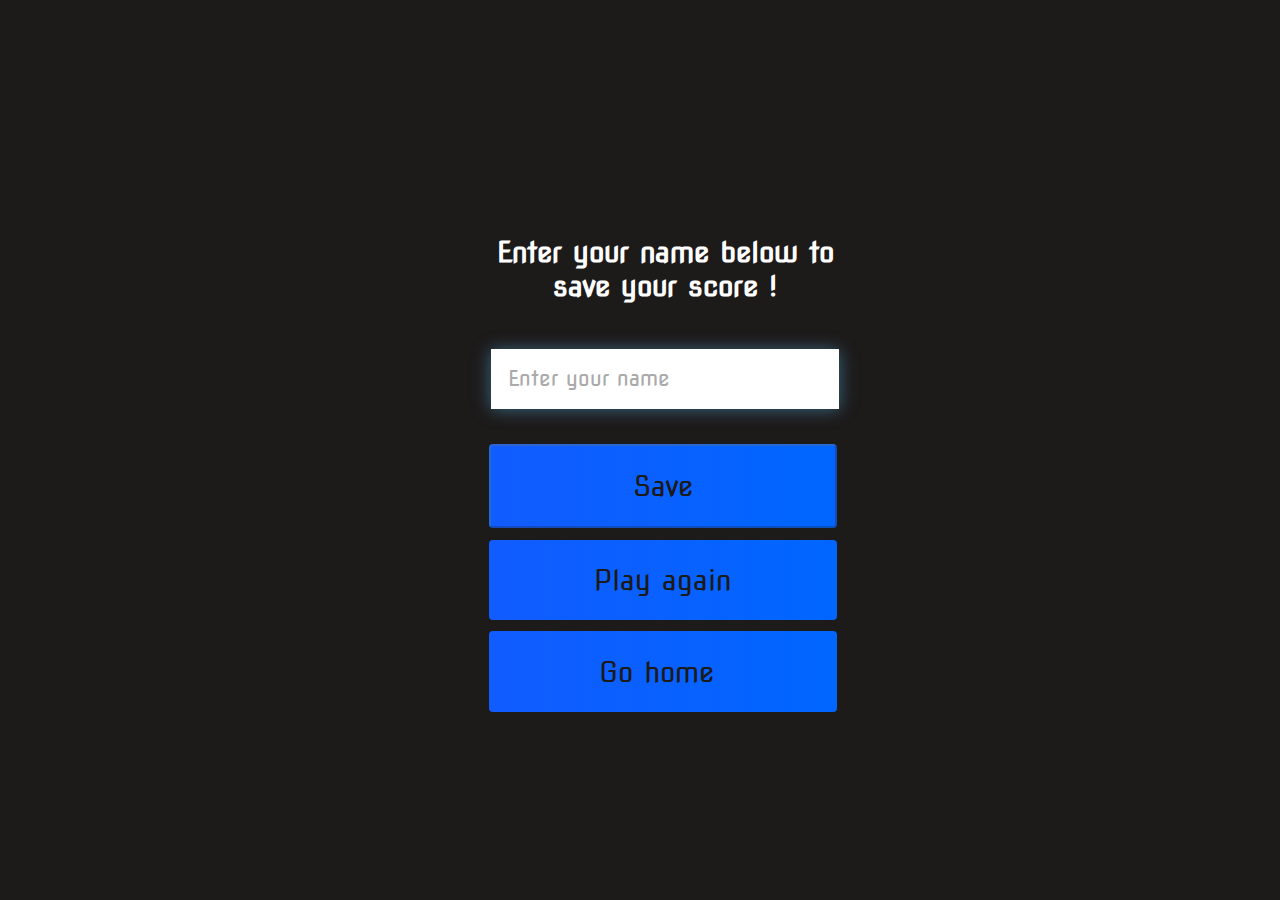
<file: end.html>
<!DOCTYPE html>
<html lang="en">
  <head>
    <meta charset="UTF-8" />
    <meta http-equiv="X-UA-Compatible" content="IE=edge" />
    <meta name="viewport" content="width=device-width, initial-scale=1.0" />
    <title>Document</title>
    <link rel="stylesheet" href="end.css" />
    <link rel="stylesheet" href="styles.css" />
    <link rel="preconnect" href="https://fonts.googleapis.com" />
    <link rel="preconnect" href="https://fonts.gstatic.com" crossorigin />
    <link
      href="https://fonts.googleapis.com/css2?family=Nova+Square&display=swap"
      rel="stylesheet"
    />
    <link
      rel="stylesheet"
      href="https://use.fontawesome.com/releases/v5.15.4/css/all.css"
      integrity="sha384-DyZ88mC6Up2uqS4h/KRgHuoeGwBcD4Ng9SiP4dIRy0EXTlnuz47vAwmeGwVChigm"
      crossorigin="anonymous"
    />
  </head>
  <body>
    <div class="container">
      <div id="end" class="flex-center flex-column">
        <h1 id="finalScore">0</h1>
        <form class="end-form-container">
          <h2 id="end-text">Enter your name below to save your score !</h2>
          <input
            type="text"
            name="name"
            id="username"
            placeholder="Enter your name"
          />
          <button
            class="btn"
            id="saveScore"
            type="submit"
            onclick="saveHighScore(event)"
            disabled
            >Save</button
          >
        </form>
        <a href="/game.html" class="btn" id="play">Play again</a>
        <a href="/index.html" class="btn" id="home"
          >Go home <i class="fas fa-home"></i
        ></a>
      </div>
    </div>
    <script src="end.js"></script>
  </body>
</html>
</file>
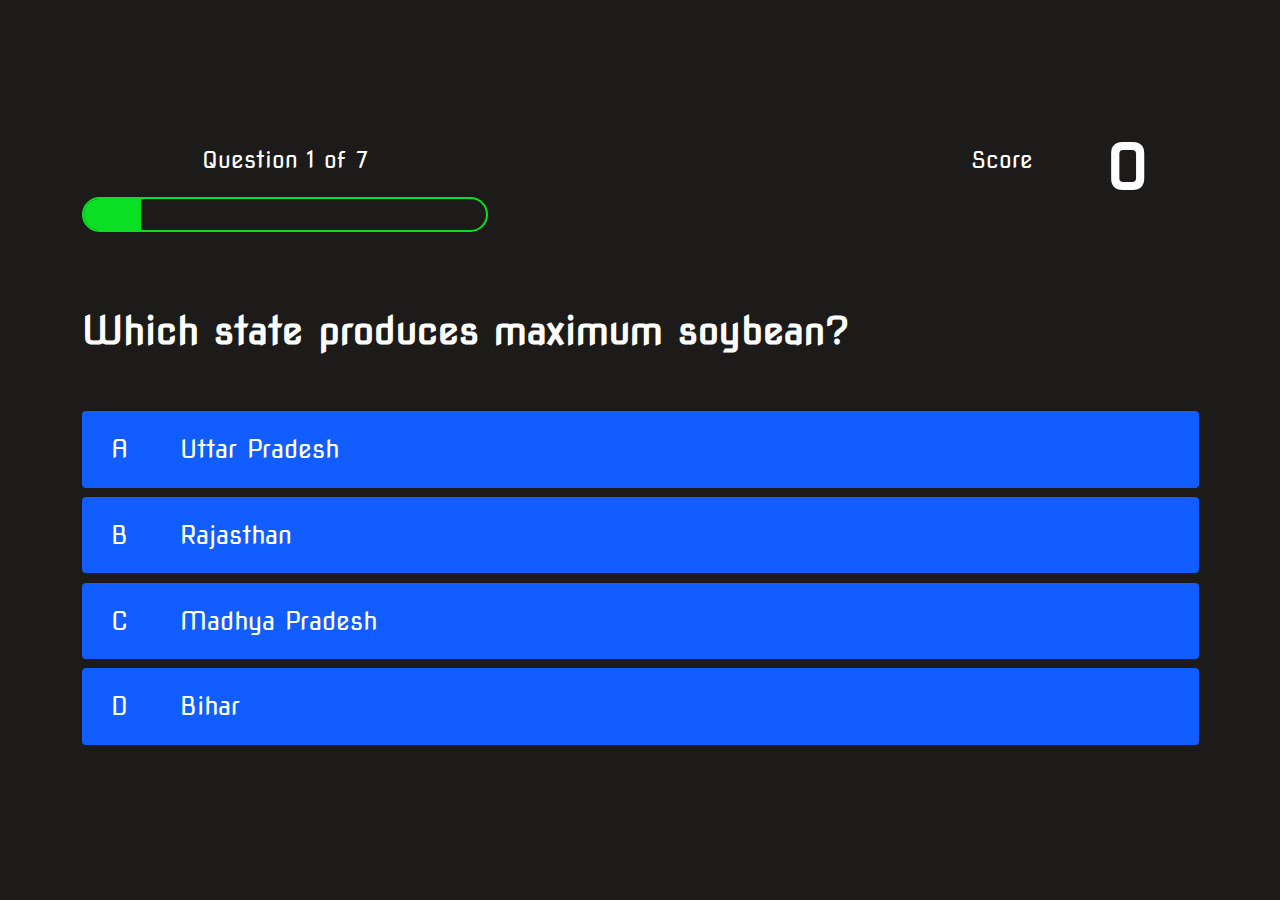
<file: game.html>
<!DOCTYPE html>
<html lang="en">
  <head>
    <meta charset="UTF-8" />
    <meta http-equiv="X-UA-Compatible" content="IE=edge" />
    <meta name="viewport" content="width=device-width, initial-scale=1.0" />
    <title>Quiz</title>
    <link rel="stylesheet" href="styles.css" />
    <link rel="stylesheet" href="game.css" />
    <link rel="preconnect" href="https://fonts.googleapis.com" />
    <link rel="preconnect" href="https://fonts.gstatic.com" crossorigin />
    <link
      href="https://fonts.googleapis.com/css2?family=Nova+Square&display=swap"
      rel="stylesheet"
    />
  </head>
  <body>
    <div class="container">
      <div id="game" class="justify-center flex-column">
        <div id="hud">
          <div class="hud-item">
            <p id="progressText" class="hud-prefix"> Question </p>
            <div id="progress-bar">
              <div id="progressBarFull"></div>
            </div>
          </div>
          <div class="hud-item">
            <p class="hud-prefix"> Score </p>
            <h1 class="hud-main-text" id="score"> 0 </h1>
          </div>
        </div>
        <h1 id="question">What is the answer to this question </h1>
        <div class="choice-container">
          <div class="choice-prefix">A</div>
          <p class="choice-text" data-number="1">Choice</p>
        </div>
        <div class="choice-container">
          <div class="choice-prefix">B</div>
          <p class="choice-text" data-number="2">Choice 2</p>
        </div>
        <div class="choice-container">
          <div class="choice-prefix">C</div>
          <p class="choice-text" data-number="3">Choice 3</p>
        </div>
        <div class="choice-container">
          <div class="choice-prefix">D</div>
          <p class="choice-text" data-number="4">Choice 4</p>
        </div>
      </div>
    </div>
    <script src="game.js"></script>
  </body>
</html>
</file>
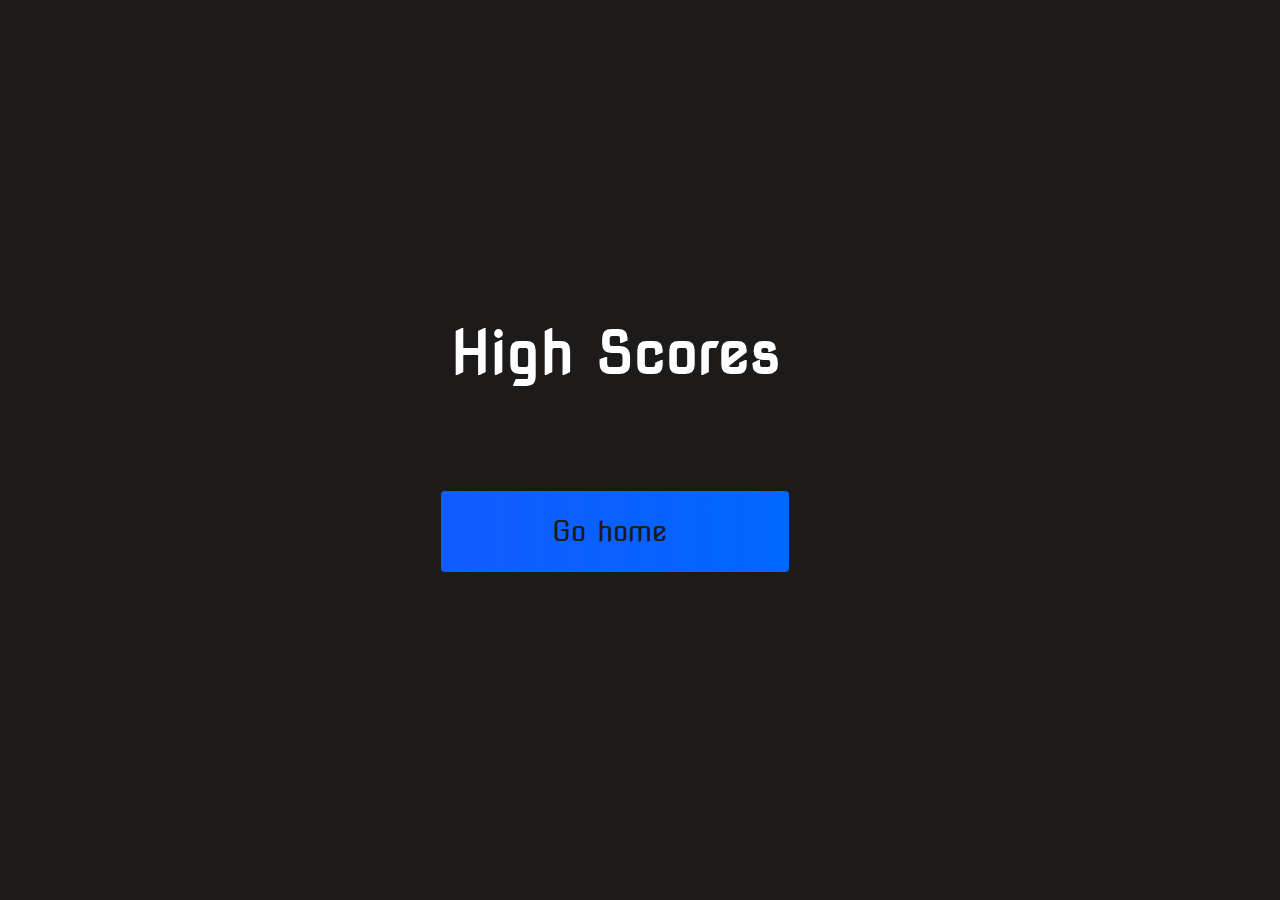
<file: highscores.html>
<!DOCTYPE html>
<html lang="en">
  <head>
    <meta charset="UTF-8" />
    <meta http-equiv="X-UA-Compatible" content="IE=edge" />
    <meta name="viewport" content="width=device-width, initial-scale=1.0" />
    <title>High Scores</title>
    <link rel="stylesheet" href="styles.css" />
    <link rel="preconnect" href="https://fonts.googleapis.com" />
    <link rel="preconnect" href="https://fonts.gstatic.com" crossorigin />
    <link
      href="https://fonts.googleapis.com/css2?family=Nova+Square&display=swap"
      rel="stylesheet"
    />
    <link
      rel="stylesheet"
      href="https://use.fontawesome.com/releases/v5.15.4/css/all.css"
      integrity="sha384-DyZ88mC6Up2uqS4h/KRgHuoeGwBcD4Ng9SiP4dIRy0EXTlnuz47vAwmeGwVChigm"
      crossorigin="anonymous"
    />
    <link rel="stylesheet" href="highscores.css" />
  </head>
  <body>
    <div class="container">
      <div id="highScores" class="flex-center flex-column">
        <h1 id="finalScore">High Scores</h1>
        <ul id="highScoresList"></ul>
        <a href="/index.html" class="btn-home"
          >Go home <i class="fas fa-home"></i
        ></a>
      </div>
    </div>
    <script src="highscores.js"></script>
  </body>
</html>
</file>
<file: end.css>
#saveScore {
  margin-right: 400px;
}

#play {
  margin-right: 400px;
}

#home {
  margin-right: 400px;
}

#finalScore {
  margin-left: 380px;
}
</file>
<file: styles.css>
:root {
  background-color: rgb(29, 26, 26);
}

* {
  box-sizing: border-box;
  margin: 0;
  padding: 0;
  font-size: 72.5%;
  font-family: 'Nova Square', sans-serif;
}

h1 {
  font-size: 5.4rem;
  color: #fff;
  margin-bottom: 5rem;
  margin-right: 350px;
}

h2 {
  font-size: 4.2rem;
  margin-left: 100px;
  margin-bottom: 4rem;
}

.container {
  width: 100vw;
  height: 100vh;
  display: flex;
  justify-content: center;
  align-items: center;
  max-width: 80rem;
  margin: 0 auto;
}

.flex-column {
  display: flex;
  flex-direction: column;
}

.flex-center {
  justify-content: center;
  align-items: center;
}
.justify-center {
  justify-content: center;
}

.text-center {
  text-align: center;
}

.hidden {
  display: none;
}

.btn {
  font-size: 2.4rem;
  padding: 2rem 0;
  margin-left: 445px;
  width: 30rem;
  text-align: center;
  margin-bottom: 1rem;
  text-decoration: none;
  color: rgb(28, 26, 26);
  background: linear-gradient(
    90deg,
    rgb(18, 92, 255) 0%,
    rgb(0, 102, 255) 100%
  );
  border-radius: 4px;
}

.btn:hover {
  cursor: pointer;
  box-shadow: 0 0.4rem 1.4rem 0 rgba(8, 114, 244, 0.6);
  transition: transform 150ms;
  transform: scale(1.03);
}

.btn[disabled]:hover {
  cursor: not-allowed;
  box-shadow: none;
  transform: none;
}

#highscore-btn {
  background: linear-gradient(
    90deg,
    rgb(255, 247, 9) 0%,
    rgb(240, 221, 6) 100%
  );
}

#highscore-btn {
  box-shadow: 0 0.4rem 1.4rem 0 rgba(255, 255, 0, 0.5);
}

.fa-crown {
  font-size: 2.5rem;
  margin-left: 1rem;
}

.end-form-container {
  width: 100%;
  display: flex;
  flex-direction: column;
  align-items: center;
  max-width: 30rem;
}

input {
  margin-bottom: 1.8em;
  width: 50rem;
  padding: 1.5rem;
  margin-left: 50px;
  font-size: 1.8rem;
  border: none;
  box-shadow: 0 0.1rem 1.4rem 0 rgba(86, 185, 235, 0.5);
}

input::placeholder {
  color: #aaa;
}

#username {
  margin-bottom: 3rem;
  width: 100%;
  outline: none;
}

#end-text {
  font-size: 2.4rem;
  color: #fff;
  width: 100%;
  margin-right: 50px;
  text-align: center;
}

#saveScoreBtn {
  border: none;
}

.fa-home {
  margin-left: 1rem;
  font-size: 2rem;
  color: rgb(28, 26, 26);
}

.h1 {
  margin-left: 400px;
  white-space: nowrap;
}

.navbar {
  background-color: black;
  z-index: 999;
  position: absolute;
  left: 0;
  right: 0;
  top: 0;
}

.navbar-container {
  display: flex;
  justify-content: center;
  align-items: center;
}

.menu {
  display: flex;
  justify-content: space-between;
  height: 80px;
  list-style: none;
  align-items: center;
}

.link a {
  margin-right: 100px;
  color: #fff;
  text-decoration: none;
  font-size: 1.8rem;
}

#navbar-logo {
  margin-right: 600px;
  text-decoration: none;
  color: #fff;
  font-size: 3rem;
}

a {
  text-decoration: none;
}

.play {
  text-decoration: none;
  color: #fff;
  font-size: 1.6rem;
}

.play {
  border: none;
  outline: none;
  border-radius: 5px;
  background-color: #9516e9;
  padding: 12px 50px;
  cursor: pointer;
  transition: all 0.3s ease-in-out;
}

.play:hover {
  background-color: #4e16e9;
  transition: all 0.3s ease-in-out;
}
</file>
<file: game.css>
body {
  color: #fff;
}

.choice-container {
  display: flex;
  margin-bottom: 0.8rem;
  width: 100%;
  border-radius: 4px;
  background: rgb(18, 93, 255);
  font-size: 3rem;
  min-width: 80rem;
}

.choice-container:hover {
  cursor: pointer;
  box-shadow: 0 0.4rem 1.4rem 0 rgba(6, 103, 247, 0.5);
  transform: scale(1.02);
  transition: transform 100ms;
}

.choice-prefix {
  padding: 2rem 2.5rem;
  color: #fff;
}

.choice-text {
  padding: 2rem;
  width: 100%;
}

.correct {
  background-color: rgba(11, 223, 36);
}

.incorrect {
  background-color: rgb(230, 29, 29, 1);
}

/* Head  Display*/
#hud {
  display: flex;
  justify-content: space-between;
}

.hud-prefix {
  text-align: center;
  font-size: 2rem;
}

.hud-main-text {
  text-align: center;
  position: relative;
  bottom: 45px;
  left: 300px;
}

#progress-bar {
  width: 35rem;
  height: 3rem;
  border: 0.2rem solid rgb(11, 223, 36);
  margin-top: 2rem;
  border-radius: 50px;
  overflow: hidden;
}

#progressBarFull {
  height: 100%;
  background: rgb(11, 223, 36);
  width: 0%;
}

@media screen and (max-width: 768px) {
  .choice-container {
    width: 30rem;
  }
}

@media screen and (max-width: 480px) {
  .choice-container {
    width: 30rem;
  }
}

#question {
  font-size: 3.3rem;
  white-space: nowrap;
}
</file>
<file: highscores.css>
body {
  color: #fff;
}

#highScoresList {
  list-style: none;
  margin-bottom: 4rem;
}

.high-score {
  font-size: 3rem;
  margin-right: 70px;
  margin-bottom: 0.5rem;
}

#finalScore {
  margin-left: 300px;
  font-size: 5rem;
  white-space: nowrap;
}

.btn-main {
  margin-right: 500px;
}

.btn-home {
  font-size: 2.4rem;
  padding: 2rem 0;
  margin-right: 50px;
  width: 30rem;
  text-align: center;
  margin-bottom: 1rem;
  text-decoration: none;
  color: rgb(28, 26, 26);
  background: linear-gradient(
    90deg,
    rgb(18, 92, 255) 0%,
    rgb(0, 102, 255) 100%
  );
  border-radius: 4px;
}

.btn-home:hover {
  cursor: pointer;
  box-shadow: 0 0.4rem 1.4rem 0 rgba(8, 114, 244, 0.6);
  transition: transform 150ms;
  transform: scale(1.03);
}
</file>
